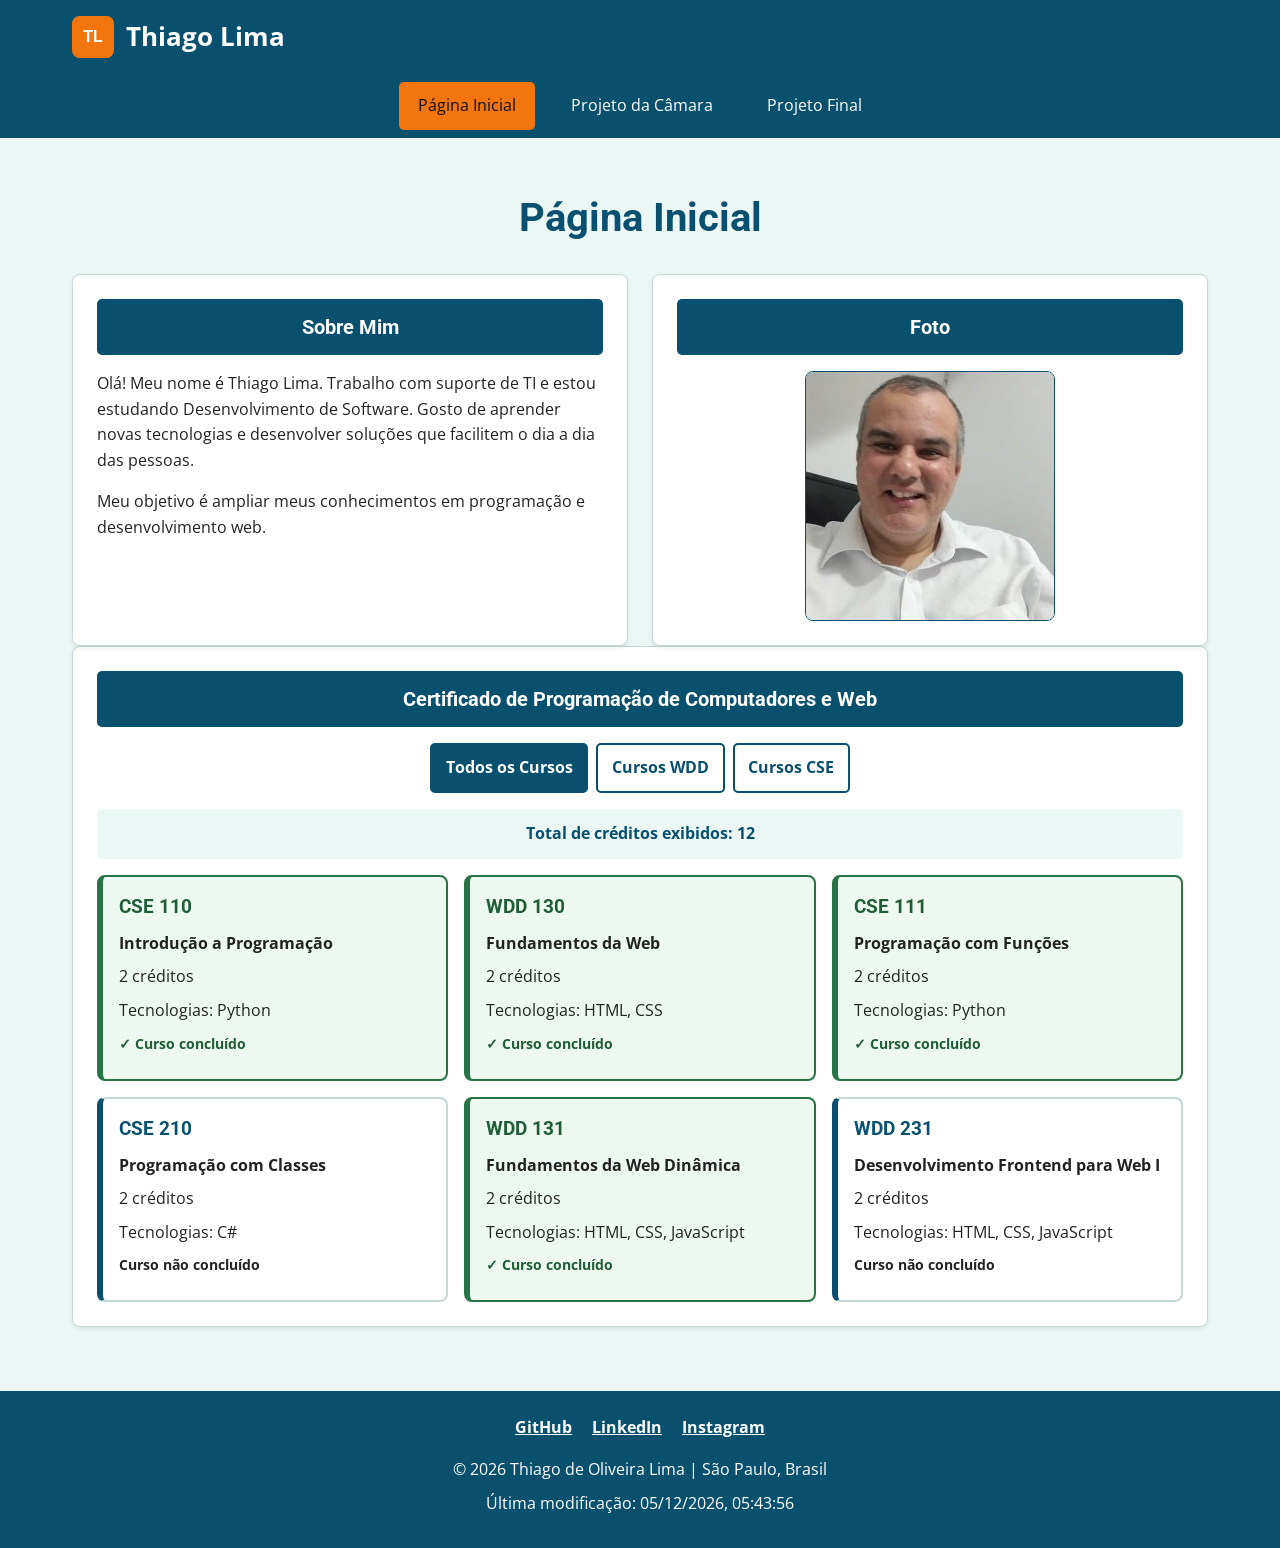
<file: index.html>
<!DOCTYPE html>
<html lang="pt-BR">
    <!--
    1. Adicione a estrutura padrão do documento HTML ao documento.
    2. Adicione os elementos necessários a <head>, incluindo o title, meta description e meta author.
    3. Use HTML semântico para criar a estrutura básica do layout da página.
    Use um elemento header, um nav, um main e um footer.
    4. Adicione o conteúdo conforme mostrado nas capturas de tela de exemplo acima.

    -->

<head>
    <meta charset="UTF-8">
    <meta name="viewport" content="width=device-width, initial-scale=1.0">

    <title>Câmara de Comércio</title>

    <meta name="description" content="Página inicial do portfólio de Thiago Lima para o curso WDD131, contendo meus cursos e projetos da faculdade, um pouco sobre mim e minha familia.">
    
    <meta name="author" content="Thiago de Oliveira Lima">    
    
    <!-- Open Graph - Facebook e redes sociais -->
    <meta property="og:title" content="Câmara de Comércio">    
    <meta property="og:description" content="Conheça a Câmara de Comércio: conectando empresas, empreendedores e oportunidades de negócios.">    
    <meta property="og:image" content="https://thiagodolima.github.io/wdd231/images/camara-comercio.jpg">    
    <meta property="og:url" content="https://thiagodolima.github.io/wdd231/">

    <!-- ícone de favoritos -->
    <link rel="icon" href="imagens/favicon.ico">

    <!-- Conexão antecipada com o Google Fonts 
         Roboto: para os títulos / Open Sans: para os textos e parágrafos.-->
    <link rel="preconnect" href="https://fonts.googleapis.com">
    
    <link rel="preconnect" href="https://fonts.gstatic.com" crossorigin>
    
    <!-- Carrega as fontes escolhidas -->
    <link
        href="https://fonts.googleapis.com/css2?family=Roboto:wght@400;500;700&family=Open+Sans:wght@400;500;700&display=swap"
        rel="stylesheet">

    <link rel="icon" href="images/logo.svg" type="image/svg+xml">
    <link rel="stylesheet" href="estilos/normalize.css">
    <link rel="stylesheet" href="estilos/telas-pequenas.css">
    <link rel="stylesheet" href="estilos/telas-grandes.css">


    <script src="scripts/navegacao.js" defer></script>
    <script src="scripts/data.js" defer></script>
    <script src="scripts/curso.js" defer></script>
</head>

<body>
    <!-- 5. Nesta classe, o limite de tamanho de cada imagem é de 125 kB. -->
    <!-- 6.A tag <header> precisa conter um logotipo do site (usando um arquivo svg) e seu nome renderizado com uma tag <span> e um ícone de hambúrguer em telas pequenas. -->
    <header>
        <div class="cabecalho">
            <a class="marca" href="index.html">
                <img src="imagens/logo.svg" alt="Logotipo do site">
                <span>Thiago Lima</span>
            </a>

            <button id="menu" class="botao-menu" type="button" aria-label="Abrir menu de navegação"
                aria-expanded="false" aria-controls="menuLinks">
                ☰
            </button>
        </div>
        <!-- 7.O menu de navegação responsivo <nav> contém três links: -->
        <nav id="menuLinks" class="navegacao">
            <a href="index.html" class="ativo">Página Inicial</a>
            <!-- Projeto da Câmara – terá um link para o projeto do site da câmara de comércio (semana 02). -->
            <a href="https://github.com/ThiagoDOLima/">Projeto da Câmara</a>
            <!-- 7. Projeto Final – terá link para o projeto final (semana 06). -->
            <a href="https://github.com/ThiagoDOLima/">Projeto Final</a>
        </nav>
    </header>

    <!--
    8. O elemento <main> contém o seguinte:
    Página Inicial renderizada com uma tag <h1>.
    Três tags <section> com títulos <h2>, conforme mostrado nas capturas de tela de exemplo acima.
    -->

    <main>
        <h1>Página Inicial</h1>

        <div class="conteudo">
            <section class="card sobre">
                <h2>Sobre Mim</h2>

                <p>
                    Olá! Meu nome é Thiago Lima. Trabalho com suporte
                    de TI e estou estudando Desenvolvimento de Software.
                    Gosto de aprender novas tecnologias e desenvolver
                    soluções que facilitem o dia a dia das pessoas.
                </p>

                <p>
                    Meu objetivo é ampliar meus conhecimentos em
                    programação e desenvolvimento web.
                </p>
            </section>

            <section class="card projetos">
                <h2>Foto</h2>

                <img class="card-foto" src="imagens/minha-imagem.jpeg" alt="Thiago Lima">

                
            </section>

            <!-- Copie este array de objetos do curso em um arquivo 
             JavaScript: Array de Lista de Cursos 
            -->
        </div>

        <section class="card cursos" id="certificados">
            <h2>Certificado de Programação de Computadores e Web</h2>
         
            <div class="filtros-cursos">
                <button type="button" class="filtro ativo" data-filtro="TODOS" aria-pressed="true">
                    Todos os Cursos
                </button>
        
                <button type="button" class="filtro" data-filtro="WDD" aria-pressed="false">
                    Cursos WDD
                </button>
        
                <button type="button" class="filtro" data-filtro="CSE" aria-pressed="false">
                    Cursos CSE
                </button>
            </div>
        
            <p id="total-creditos" aria-live="polite">
                Total de créditos: 0
            </p>
        
            <div id="lista-cursos" class="lista-cursos">
                <!-- Os cartões serão criados pelo JavaScript -->
            </div>
        </section>
    </main>
    <!-- 
    9. O elemento <footer> tem três itens.
    -->

    <footer>
        <!--
        
        1. O primeiro item é uma série de links de mídia social, 
        incluindo GitHub e LinkedIn, mais um ou dois da sua escolha. 
        Esses ícones devem estar vinculados ao seu repositório do GitHub e à sua conta do LinkedIn.
        
        -->
        <div class="redes-sociais">
            <a href="https://github.com/ThiagoDOLima" target="_blank" rel="noopener noreferrer" aria-label="GitHub">
                GitHub
            </a>

            <a href="https://www.linkedin.com/in/thiagooliveiralima/" target="_blank" rel="noopener noreferrer" aria-label="LinkedIn">
                LinkedIn
            </a>

            <a href="https://www.instagram.com/" target="_blank" rel="noopener noreferrer" aria-label="Instagram">
                Instagram
            </a>
        </div>

        <!--
        A próxima linha contém o seguinte:
        o símbolo de direitos autorais e o ano atual, escritos dinamicamente usando JavaScript
        seu nome / seu estado ou país        
        -->

        <p>
            &copy; <span id="anoAtual"></span>
            Thiago de Oliveira Lima |
            São Paulo, Brasil
        </p>

        <!--
        O segundo parágrafo tem um id de "ultimaModificacao" 
        e será preenchido dinamicamente, com código JavaScript.
        -->

        <p id="ultimaModificacao"></p>
    </footer>
</body>

</html>
</file>
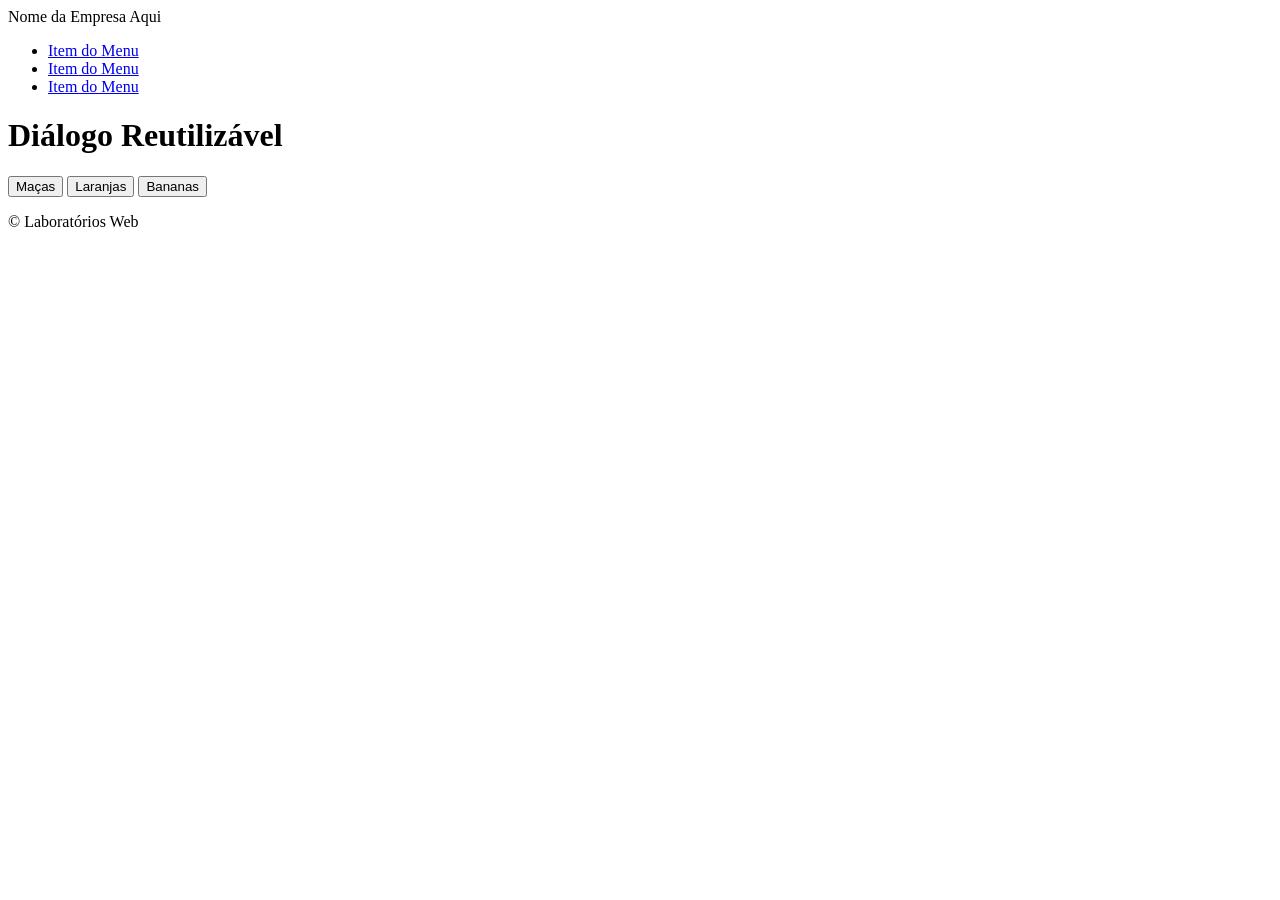
<file: arquivosIniciais/arquivosIniciais/arquivosIniciais/index.html>
<!DOCTYPE html>
<html lang="pt-br">

<head>
  <meta charset="UTF-8">
  <meta name="viewport" content="width=device-width, initial-scale=1.0">
  <meta name="description" content="Arquivo Inicial do Laboratório Web">
  <meta name="author" content="Paul Cheney">

  <link rel="stylesheet" href="estilos/pequeno.css">
  <link rel="stylesheet" href="estilos/grande.css">

  <title>Arquivo inicial do laboratório Web</title>
</head>

<body>
  <header>
    <span>Nome da Empresa Aqui</span>
  </header>

  <nav>
    <ul>
      <li><a href="#">Item do Menu</a></li>
      <li><a href="#">Item do Menu</a></li>
      <li><a href="#">Item do Menu</a></li>
    </ul>
  </nav>

  <main>
    <h1>Diálogo Reutilizável</h1>
    <button id="btnAbrir1">Maças</button>
    <button id="btnAbrir2">Laranjas</button>
    <button id="btnAbrir3">Bananas</button>
    <dialog id="caixaDialogo">
      <div></div>
      <button id="btnFechar">Fechar</button>
      
    </dialog>


  </main>

  <footer>
    <p>&copy; Laboratórios Web</p>
  </footer>

  <script src="js/scripts.js"></script>
</body>

</html>
</file>
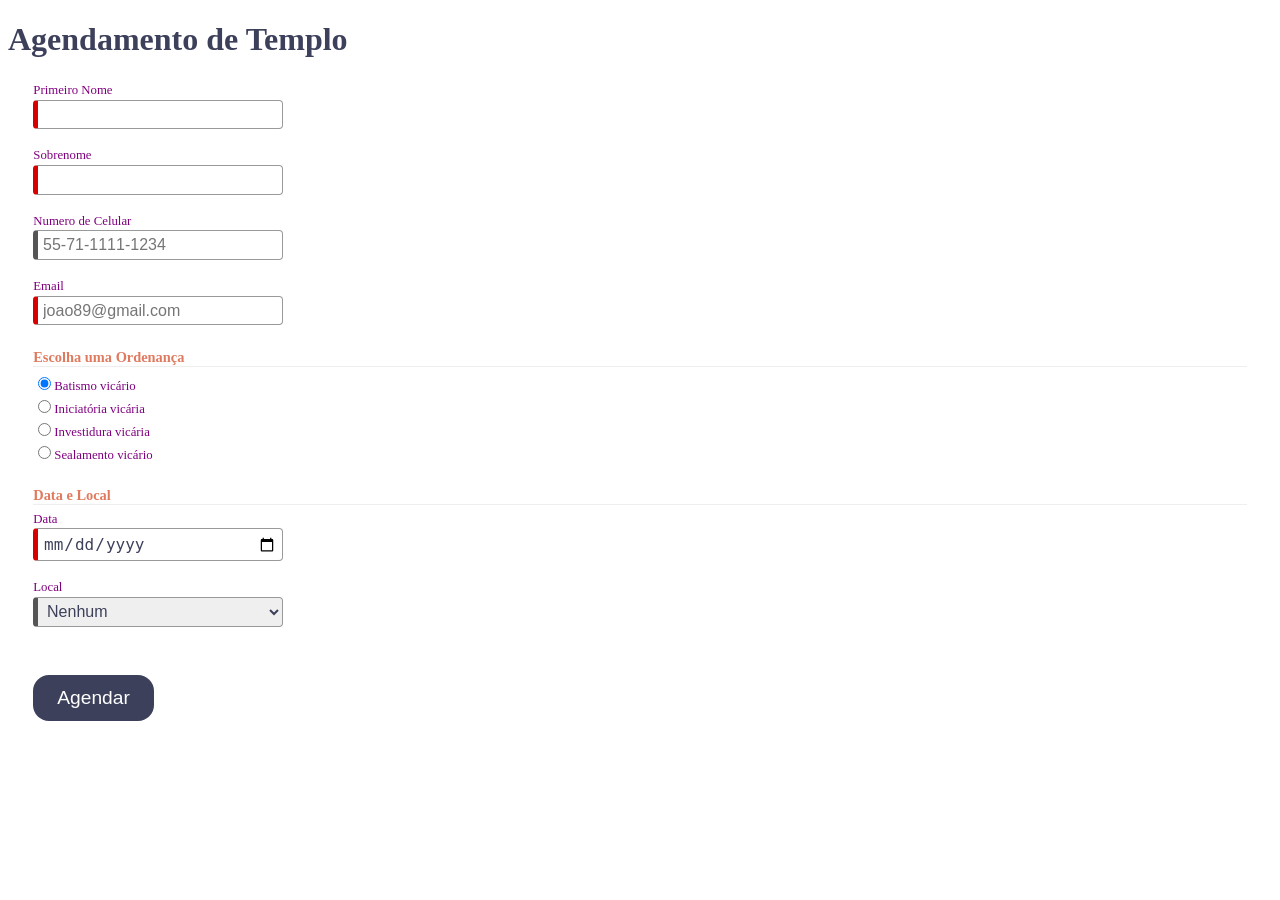
<file: comeceAqui/comeceAqui/comeceAqui/index.html>
<!DOCTYPE html>
<html lang="pt-br">

<head>
  <meta charset="UTF-8">
  <meta name="viewport" content="width=device-width, initial-scale=1.0">
  <meta name="description" content="Arquivo inicial do Web Lababóritorio">
  <meta name="author" content="Paul Cheney">

  <link rel="stylesheet" href="estilos/pequeno.css">
  <link rel="stylesheet" href="estilos/grande.css">

  <title>Arquivo inicial do Web Laboratório</title>
</head>

<body>

  <main>
    <h1>Agendamento de Templo</h1>

    <form method="GET" action="obrigado.html" class="designUm">
        <label>Primeiro Nome <input type="text" name="primeiro" required autocomplete="given-name" title="Seu Primeiro Nome"></label>
        <label>Sobrenome <input type="text" name="sobrenome" required autocomplete="family-name" title="Seu Sobrenome"></label>
        <label>Numero de Celular <input type="tel" name="celular" autocomplete="tel" title="Um Número de Telefone com traços" placeholder="55-71-1111-1234" ></label>
        <label>Email <input type="email" name="email" required placeholder="joao89@gmail.com"  title="Seu Email" autocomplete="email"></label>
  

        <h3>Escolha uma Ordenança</h3>
        <label><input type="radio" name="ordenancas" value="Batismo" checked>Batismo vicário</label>
        <label><input type="radio" name="ordenancas" value="Iniciatória">Iniciatória vicária</label>
        <label><input type="radio" name="ordenancas" value="Investidura">Investidura vicária</label>
        <label><input type="radio" name="ordenancas" value="Sealamento">Sealamento vicário</label>

        
        <h3>Data e Local</h3>
        <label>Data <input type="date" name="data" required></label>

        <label>Local
          <select name="local" required>
            <option value="">Nenhum</option>
            <option value="Payson">Payson</option>
            <option value="Orem">Orem</option>
            <option value="Centro da Cidade do Provo ">Centro da Cidade do Provo</option>
          </select>
        </label>

        <input type="submit" value="Agendar">
    </form>

    
  </main>

</body>
</html>
</file>
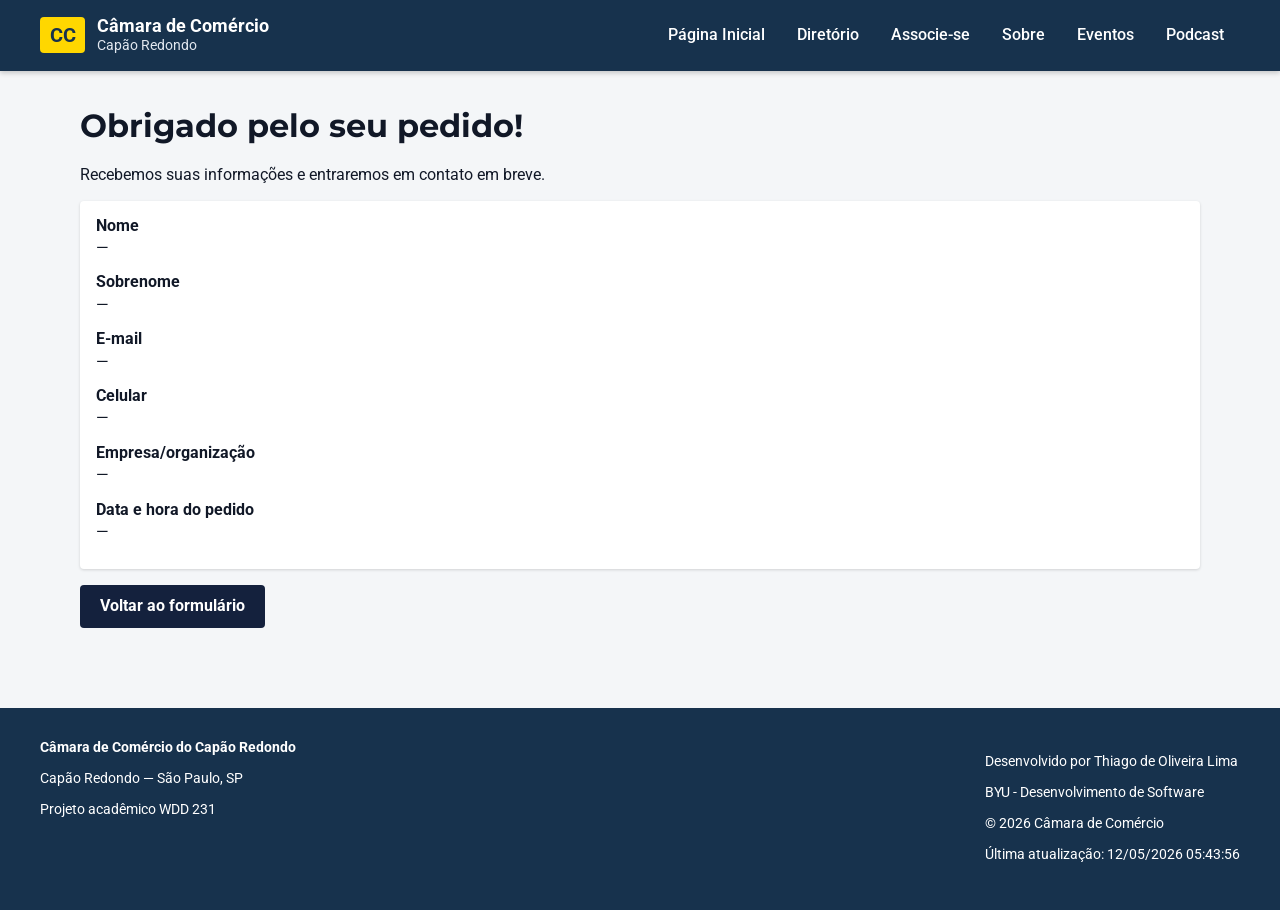
<file: camara/agradecimento.html>
<!DOCTYPE html>
<html lang="pt-BR">

<head>
    <meta charset="UTF-8">
    <meta name="viewport" content="width=device-width, initial-scale=1.0">

    <meta name="description"
        content="Peça sua associação à Câmara de Comércio do Capão Redondo e escolha o nível ideal para sua empresa.">
    <meta name="author" content="Thiago de Oliveira Lima">

    <title>Obrigado | Câmara de Comércio do Capão Redondo</title>

    <!-- Open Graph - Facebook e redes sociais -->
    <meta property="og:type" content="website">
    <meta property="og:title" content="Obrigado | Câmara de Comércio do Capão Redondo">
    <meta property="og:description"
        content="Peça sua associação à Câmara de Comércio do Capão Redondo e escolha o nível ideal para sua empresa.">
    <meta property="og:url" content="https://thiagodolima.github.io/wdd231/camara/agradecimento.html">
    <meta property="og:image" content="https://thiagodolima.github.io/wdd231/camara/imagens/hero-desktop.jpg">
    <meta property="og:image:alt" content="Vista do bairro do Capão Redondo, São Paulo.">

    <!-- GOOGLE FONTS -->
    <link rel="preconnect" href="https://fonts.googleapis.com">
    <link rel="preconnect" href="https://fonts.gstatic.com" crossorigin>
    <link
        href="https://fonts.googleapis.com/css2?family=Montserrat:wght@500;700&family=Roboto:wght@400;500;700&display=swap"
        rel="stylesheet">

    <!-- ARQUIVOS CSS LOCAIS -->
    <link rel="icon" href="imagens/favicon.ico">
    <link rel="stylesheet" href="estilos/normalize.css">
    <link rel="stylesheet" href="estilos/telas-pequenas.css">
    <link rel="stylesheet" href="estilos/telas-grandes.css">
    

    <script src="scripts/agradecimento.js" defer></script>
</head>

<body>
    <header>
        <div class="cabecalho">
            <a class="marca" href="index.html">
                <span class="marca-simbolo">CC</span>
                <span class="marca-texto">
                    <strong>Câmara de Comércio</strong>
                    <small>Capão Redondo</small>
                </span>
            </a>

            <button id="botao-menu" aria-label="Abrir menu de navegação" aria-expanded="false"
                aria-controls="menu-principal">
                ☰
            </button>

            <nav id="menu-principal" aria-label="Menu principal">
                <a href="index.html">Página Inicial</a>
                <a href="diretorio.html">Diretório</a>
                <a href="associacao.html">Associe-se</a>
                <a href="sobre.html">Sobre</a>
                <a href="eventos.html">Eventos</a>
                <a href="podcast.html">Podcast</a>
            </nav>
        </div>
    </header>

    <main class="pagina-agradecimento">
        <h1>Obrigado pelo seu pedido!</h1>
        <p>Recebemos suas informações e entraremos em contato em breve.</p>
        <dl id="resumo" class="resumo"></dl>
        <p><a class="botao-voltar" href="associacao.html">Voltar ao formulário</a></p>
    </main>

    <footer>
        <div class="rodape-conteudo">
            <div>
                <strong>Câmara de Comércio do Capão Redondo</strong>
                <p>Capão Redondo — São Paulo, SP</p>
                <p>Projeto acadêmico WDD 231</p>
            </div>

            <div>
                <p>Desenvolvido por Thiago de Oliveira Lima</p>
                <p>BYU - Desenvolvimento de Software</p>
                <p>© <span id="ano-atual"></span> Câmara de Comércio</p>
                <p>Última atualização: <span id="ultima-atualizacao"></span></p>
            </div>
        </div>
    </footer>
</body>

</html>
</file>
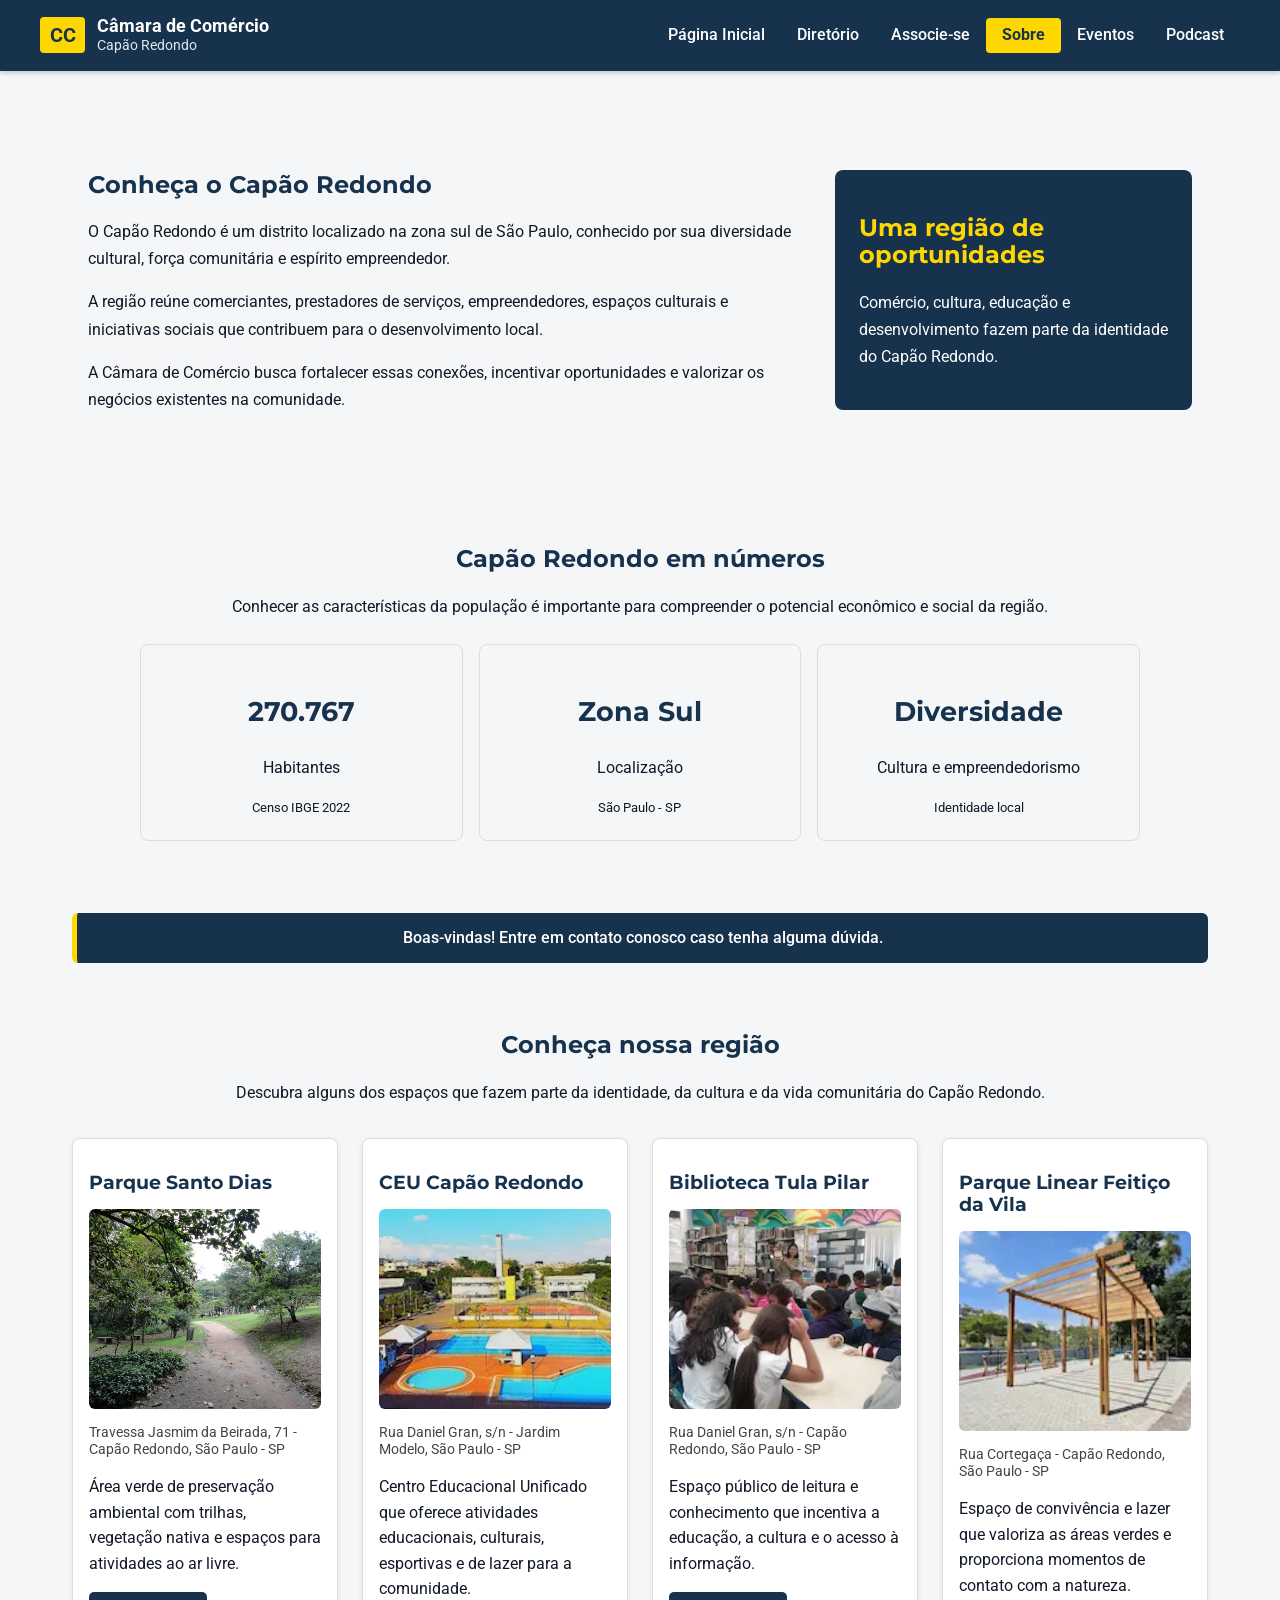
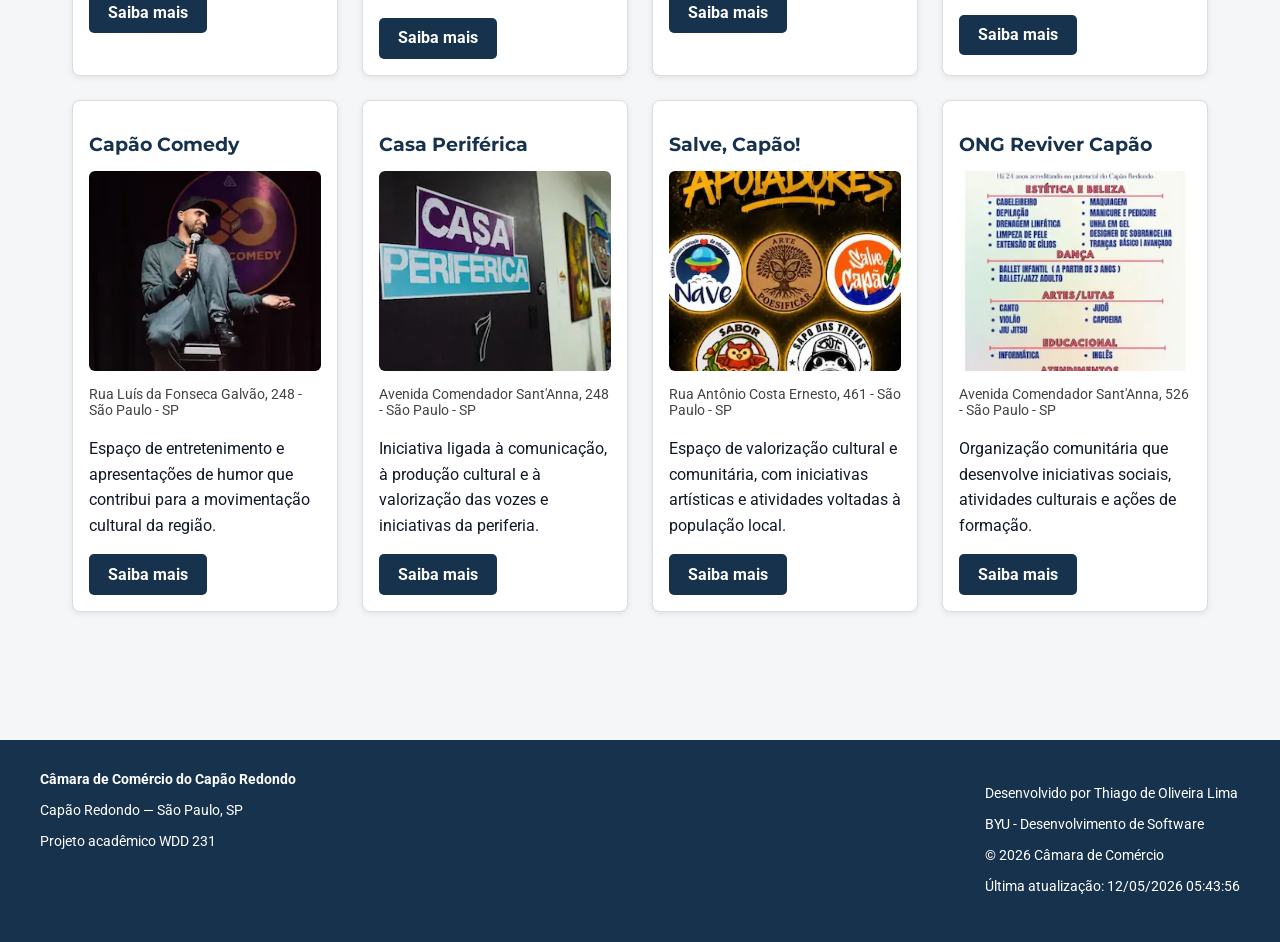
<file: camara/sobre.html>
<!DOCTYPE html>
<html lang="pt-BR">

<head>
    <meta charset="UTF-8">
    <meta name="viewport" content="width=device-width, initial-scale=1.0">

    <meta name="description"
        content="Conheça o Capão Redondo, sua população, cultura, espaços de lazer e oportunidades de desenvolvimento econômico.">

    <meta name="author" content="Thiago de Oliveira Lima">

    <!-- Imagem de compartilhamento -->
    <meta property="og:type" content="website">
    <meta property="og:title" content="Sobre | Câmara de Comércio do Capão Redondo">
    <meta property="og:description" content="Descubra os espaços, a cultura e as oportunidades do Capão Redondo.">
    <meta property="og:url" content="https://thiagodolima.github.io/wdd231/camara/sobre.html">
    <meta property="og:image" content="https://thiagodolima.github.io/wdd231/camara/imagens/hero-desktop.jpg">

    <link rel="canonical" href="https://thiagodolima.github.io/wdd231/camara/sobre.html">

    <title>Sobre | Câmara de Comércio do Capão Redondo</title>

    <link rel="icon" href="imagens/favicon.ico">

    <!-- Google Fonts -->
    <link rel="preconnect" href="https://fonts.googleapis.com">
    <link rel="preconnect" href="https://fonts.gstatic.com" crossorigin>
    <link
        href="https://fonts.googleapis.com/css2?family=Montserrat:wght@500;700&family=Roboto:wght@400;500;700&display=swap"
        rel="stylesheet">

    <!-- Arquivos CSS -->
    <link rel="stylesheet" href="estilos/normalize.css">
    <link rel="stylesheet" href="estilos/telas-pequenas.css">
    <link rel="stylesheet" href="estilos/telas-grandes.css">

    <!-- Script da página Sobre -->
    <script src="scripts/sobre.js" type="module"></script>
</head>

<body>

    <header>
        <div class="cabecalho">

            <a class="marca" href="index.html">
                <span class="marca-simbolo">CC</span>
                <span class="marca-texto">
                    <strong>Câmara de Comércio</strong>
                    <small>Capão Redondo</small>
                </span>
            </a>

            <button id="botao-menu" aria-label="Abrir menu de navegação" aria-expanded="false"
                aria-controls="menu-principal">
                ☰
            </button>

            <nav id="menu-principal" aria-label="Menu principal">
                <a href="index.html">Página Inicial</a>
                <a href="diretorio.html">Diretório</a>
                <a href="associacao.html">Associe-se</a>
                <a href="sobre.html" class="ativo" aria-current="page">Sobre</a>
                <a href="eventos.html">Eventos</a>
                <a href="podcast.html">Podcast</a>
            </nav>

        </div>
    </header>

    <main>

        <!-- Apresentação da região -->
        <section class="sobre-introducao">

            <div class="sobre-conteudo">
                <h1>Conheça o Capão Redondo</h1>

                <p>
                    O Capão Redondo é um distrito localizado na zona sul
                    de São Paulo, conhecido por sua diversidade cultural,
                    força comunitária e espírito empreendedor.
                </p>

                <p>
                    A região reúne comerciantes, prestadores de serviços,
                    empreendedores, espaços culturais e iniciativas
                    sociais que contribuem para o desenvolvimento local.
                </p>

                <p>
                    A Câmara de Comércio busca fortalecer essas conexões,
                    incentivar oportunidades e valorizar os negócios
                    existentes na comunidade.
                </p>
            </div>

            <div class="sobre-destaque">
                <h2>Uma região de oportunidades</h2>
                <p>
                    Comércio, cultura, educação e desenvolvimento
                    fazem parte da identidade do Capão Redondo.
                </p>
            </div>

        </section>

        <!-- Informações demográficas -->
        <section class="dados-regiao">

            <h2>Capão Redondo em números</h2>

            <p>
                Conhecer as características da população é importante
                para compreender o potencial econômico e social da região.
            </p>

            <div class="dados-cartoes">

                <article class="dado-card">
                    <h3>270.767</h3>
                    <p>Habitantes</p>
                    <small>Censo IBGE 2022</small>
                </article>

                <article class="dado-card">
                    <h3>Zona Sul</h3>
                    <p>Localização</p>
                    <small>São Paulo - SP</small>
                </article>

                <article class="dado-card">
                    <h3>Diversidade</h3>
                    <p>Cultura e empreendedorismo</p>
                    <small>Identidade local</small>
                </article>

            </div>

        </section>

        <!-- Mensagem da última visita -->
        <section class="mensagem-visita">
            <p id="mensagem-visitante" aria-live="polite">
                Bem-vindo à Câmara de Comércio do Capão Redondo!
            </p>
        </section>

        <!-- Pontos de interesse -->
        <section class="pontos-interesse">

            <h2>Conheça nossa região</h2>

            <p class="interesse-introducao">
                Descubra alguns dos espaços que fazem parte da
                identidade, da cultura e da vida comunitária
                do Capão Redondo.
            </p>

            <div id="lista-atracoes" class="grade-atracoes">
                <!-- Os oito cartões serão inseridos pelo JavaScript -->
            </div>

        </section>

    </main>

    <footer>
        <div class="rodape-conteudo">

            <div>
                <strong>Câmara de Comércio do Capão Redondo</strong>
                <p>Capão Redondo — São Paulo, SP</p>
                <p>Projeto acadêmico WDD 231</p>
            </div>

            <div>
                <p>Desenvolvido por Thiago de Oliveira Lima</p>
                <p>BYU - Desenvolvimento de Software</p>
                <p>© <span id="ano-atual"></span> Câmara de Comércio</p>
                <p>Última atualização: <span id="ultima-atualizacao"></span></p>
            </div>

        </div>
    </footer>

</body>

</html>
</file>
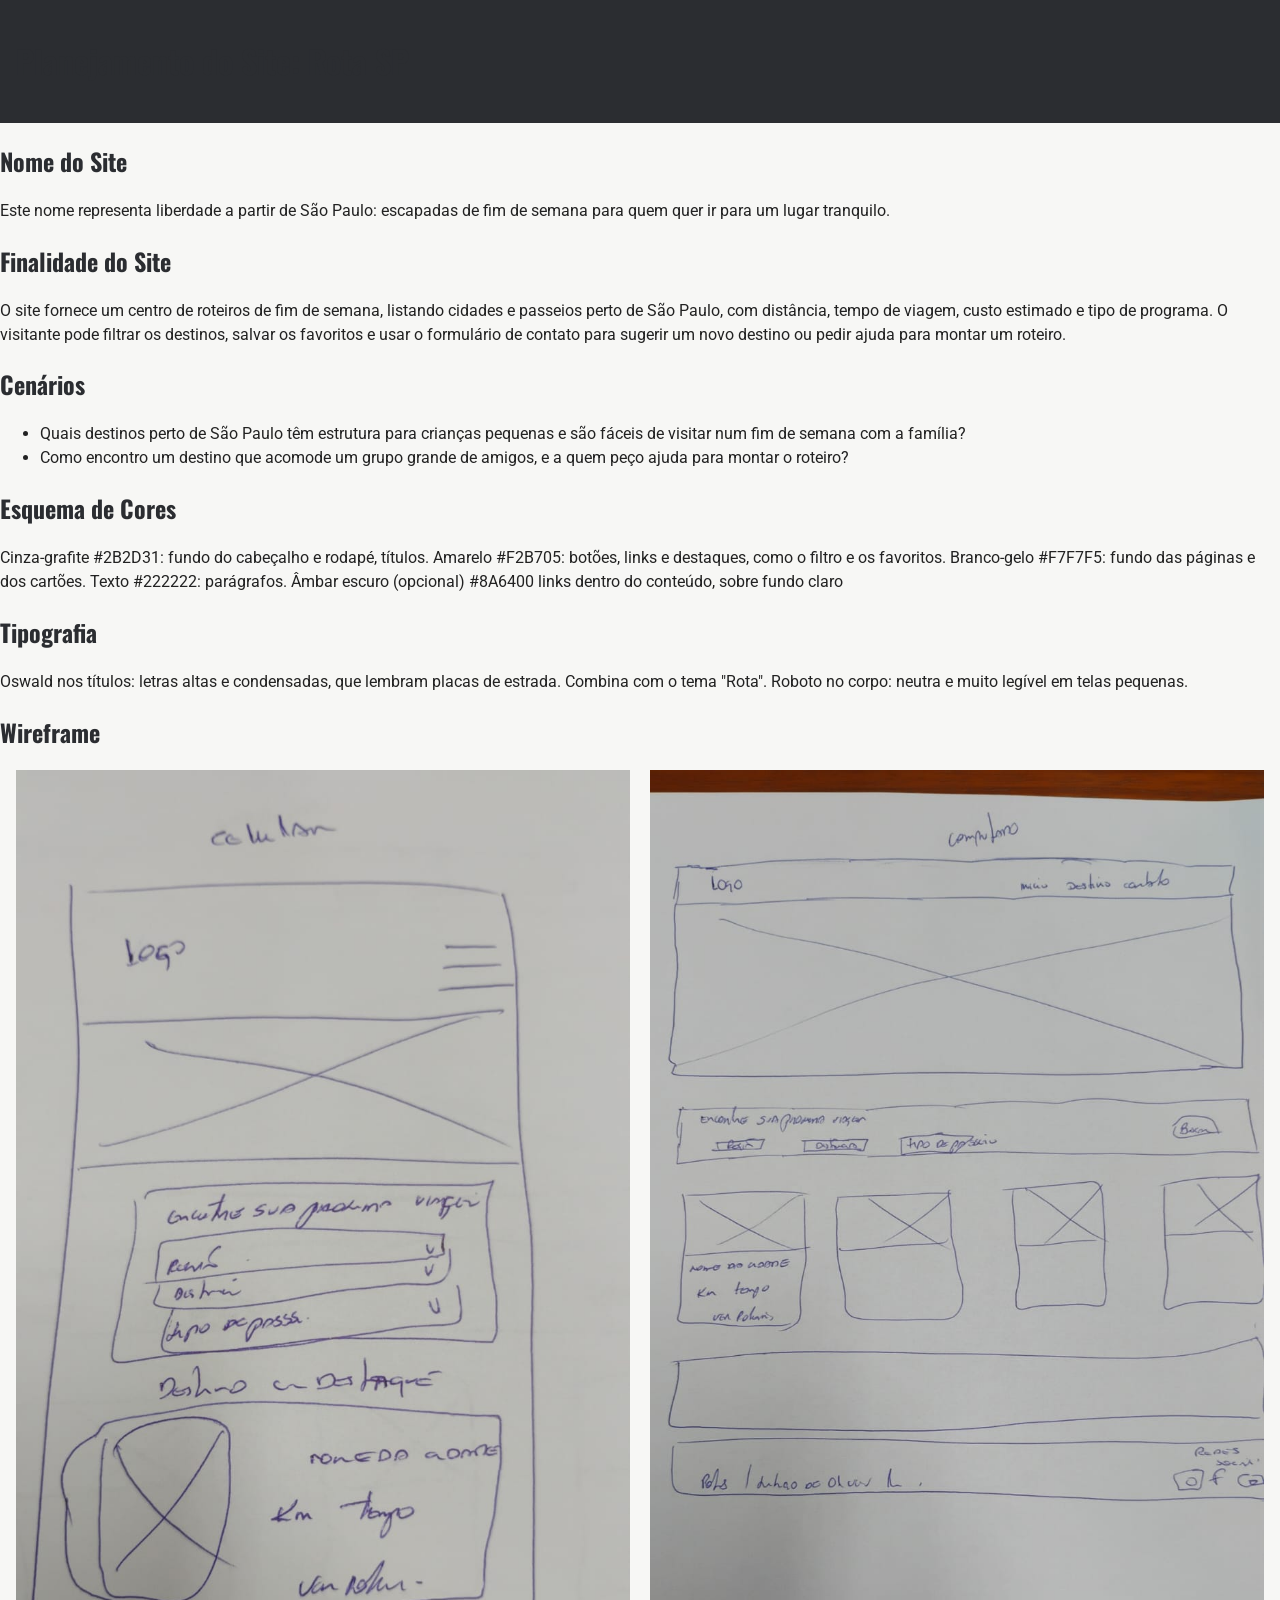
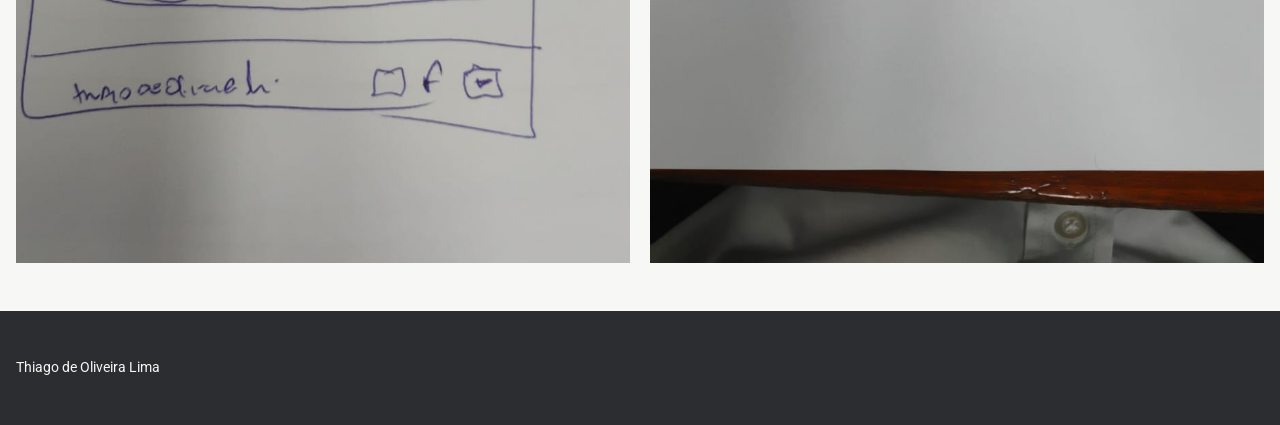
<file: final/S04ProjetoProposta.html>
<!--Nome: Thiago de Oliveira Lima

1. Assunto do projeto
Rota SP: guia de escapadas de fim de semana a partir de São Paulo.

2. Conteúdo planejado
O site terá três páginas. 

A página inicial apresenta o projeto e destaca os roteiros do mês. 

A página de destinos lista cidades e passeios num formato de cartões, com distância de São Paulo, tempo de viagem, custo estimado e tipo de programa (natureza, história, gastronomia). O visitante poderá filtrar os destinos e salvar os favoritos. 

A terceira página é um formulário de contato, para o visitante sugerir novos destinos ou pedir ajuda para montar um roteiro.

3. Por que escolhi este assunto

Escolhi este assunto porque adoro viajar e aprender coisas novas, e moro em São Paulo, onde existem muitas opções de passeios perto da capital que a maioria das pessoas desconhece. Quero criar uma referência simples e organizada, que ajude famílias e amigos a planejar um fim de semana sem gastar horas pesquisando.
-->

<!DOCTYPE html>
<html lang="pt-BR">

<head>
    <meta charset="UTF-8">
    <meta name="viewport" content="width=device-width, initial-scale=1.0">
    <title>Planejamento do Site - Rota SP</title>
    <link rel="stylesheet" href="estilos/normal.css">
    <link rel="stylesheet" href="estilos/telas-pequenas.css">
    <link rel="stylesheet" href="estilos/telas-grandes.css">

    <link rel="preconnect" href="https://fonts.googleapis.com">
    <link rel="preconnect" href="https://fonts.gstatic.com" crossorigin>
    <link href="https://fonts.googleapis.com/css2?family=Oswald:wght@500;700&family=Roboto:wght@400;700&display=swap"
        rel="stylesheet">
</head>

<body>
    <header>
        <h1>Planejamento do Site: Rota SP</h1>
    </header>
    <main>
        <section id="nome">
            <h2>Nome do Site </h2>
            <p>Este nome representa liberdade a partir de São Paulo: escapadas de fim de semana para quem quer ir para
                um lugar
                tranquilo.</p>
        </section>
        <section id="finalidade">
            <h2>Finalidade do Site</h2>
            <p>O site fornece um centro de roteiros de fim de semana, listando cidades e passeios perto de São Paulo,
                com distância,
                tempo de viagem, custo estimado e tipo de programa. O visitante pode filtrar os destinos, salvar os
                favoritos e usar o
                formulário de contato para sugerir um novo destino ou pedir ajuda para montar um roteiro.</p>
        </section>
        <section id="cenarios">
            <h2>Cenários</h2>
            <ul>
                <li>Quais destinos perto de São Paulo têm estrutura para crianças pequenas e são fáceis de visitar num
                    fim de semana com a
                    família?</li>
                <li>Como encontro um destino que acomode um grupo grande de amigos, e a quem peço ajuda para montar o
                    roteiro?</li>
            </ul>
        </section>
        <section id="cores">
            <h2>Esquema de Cores</h2>
            <!-- amostras de cor + onde cada uma será usada -->
            Cinza-grafite #2B2D31: fundo do cabeçalho e rodapé, títulos.
            Amarelo #F2B705: botões, links e destaques, como o filtro e os favoritos.
            Branco-gelo #F7F7F5: fundo das páginas e dos cartões.
            Texto #222222: parágrafos.
            Âmbar escuro (opcional) #8A6400 links dentro do conteúdo, sobre fundo claro
        </section>
        <section id="tipografia">
            <h2>Tipografia</h2>
            Oswald nos títulos: letras altas e condensadas, que lembram placas de estrada. Combina com o tema "Rota".
            Roboto no corpo: neutra e muito legível em telas pequenas.
        </section>
        <section id="wireframe">
            <h2>Wireframe</h2>
            <!-- <img> do esboço pequeno e do grande, com alt -->
            <div class="wireframeimagem">
                <img src="imagens/Celular.jpeg">
                <img src="imagens/Computador.jpeg">
            </div>

        </section>
    </main>
    <footer>
        <p>Thiago de Oliveira Lima</p>
    </footer>
</body>

</html>
</file>
<file: estilos/telas-pequenas.css>
/* Estilos para telas pequenas */

:root {
    --cor-principal: #08506d;
    --cor-destaque: #f3750e;
    --cor-fundo: #eaf7f5;
    --cor-texto: #222222;
    --cor-branca: #ffffff;
}

body {
    font-family: "Open Sans", Arial, sans-serif;
    color: var(--cor-texto);
    background-color: var(--cor-fundo);
    line-height: 1.6;
    min-width: 320px;
}

header {
    background-color: var(--cor-principal);
    color: var(--cor-branca);
}

.cabecalho {
    display: flex;
    align-items: center;
    justify-content: space-between;
    gap: 1rem;
    padding: 1rem;
}

.marca {
    display: flex;
    align-items: center;
    gap: 0.75rem;
    text-decoration: none;
    font-size: 1.25rem;
    font-weight: bold;
}

.marca img {
    width: 42px;
    height: 42px;
}

.botao-menu {
    display: block;
    background: transparent;
    color: var(--cor-branca);
    border: 2px solid var(--cor-branca);
    border-radius: 5px;
    padding: 0.25rem 0.7rem;
    font-size: 1.6rem;
    cursor: pointer;
}

.botao-menu:hover,
.botao-menu:focus-visible {
    background-color: var(--cor-destaque);
}

.navegacao {
    display: none;
    flex-direction: column;
}

.navegacao.aberta {
    display: flex;
}

.navegacao a {
    display: block;
    padding: 0.85rem 1rem;
    text-align: center;
    text-decoration: none;
    color: var(--cor-branca);
    border-top: 1px solid rgba(255, 255, 255, 0.2);
}

.navegacao a:hover,
.navegacao a:focus-visible,
.navegacao a.ativo {
    background-color: var(--cor-destaque);
    color: #111111;
}

main {
    max-width: 1200px;
    margin: 0 auto;
    padding: 1rem;
}

h1 {
    color: var(--cor-principal);
    text-align: center;
    font-size: 1.8rem;
    margin: 1rem 0 1.5rem;
    font-family: "Roboto", Arial, sans-serif;
}

h2 {
    background-color: var(--cor-principal);
    color: var(--cor-branca);
    padding: 0.75rem;
    margin: 0 0 1rem;
    font-size: 1.25rem;
    border-radius: 5px;
    font-family: "Roboto", Arial, sans-serif;
    text-align: center;
}

h3 {
    color: var(--cor-principal);
    font-family: "Roboto", Arial, sans-serif;
}

.conteudo {
    display: grid;
    grid-template-columns: 1fr;
    gap: 1rem;
}

.card {
    background-color: var(--cor-branca);
    border: 1px solid #c5d8d8;
    border-radius: 8px;
    padding: 1rem;
    box-shadow: 0 2px 5px rgba(0, 0, 0, 0.08);
    min-width: 0;
}

.card p {
    margin-top: 0.5rem;
}

.card a {
    color: #064f70;
    font-weight: bold;
}

.card a:hover,
.card a:focus-visible {
    color: #a74400;
}

.card li {
    margin-bottom: 0.4rem;
}

.card-foto{
    border-radius: 8px;
    border: 1px solid #064f70;
    display: block;
    margin: 0 auto;
        /* Zera a margem em cima/baixo e centraliza nas laterais */
    width: 250px;
        /* Altere para o tamanho que desejar em pixels */
    height: auto;
        /* Mantém a proporção original para não distorcer */

}

footer {
    background-color: var(--cor-principal);
    color: var(--cor-branca);
    text-align: center;
    padding: 1.5rem 1rem;
    margin-top: 2rem;
}

.redes-sociais {
    display: flex;
    flex-wrap: wrap;
    justify-content: center;
    gap: 1.25rem;
    margin-bottom: 1rem;
}

.redes-sociais a {
    color: var(--cor-branca);
    font-weight: bold;
}

.redes-sociais a:hover,
.redes-sociais a:focus-visible {
    color: #ffcf9e;
}

footer p {
    margin: 0.5rem 0;
    overflow-wrap: anywhere;
}

:focus-visible {
    outline: 3px solid var(--cor-destaque);
    outline-offset: 3px;
}

/* Seção de certificados e cursos */

.filtros-cursos {
    display: flex;
    flex-wrap: wrap;
    justify-content: center;
    gap: 0.5rem;
    margin: 1rem 0;
}

.filtro {
    padding: 0.65rem 0.85rem;
    border: 2px solid #08506d;
    border-radius: 5px;
    background-color: #ffffff;
    color: #08506d;
    font-weight: bold;
    cursor: pointer;
}

.filtro:hover,
.filtro:focus-visible {
    background-color: #eaf7f5;
}

.filtro.ativo {
    background-color: #08506d;
    color: #ffffff;
}

.lista-cursos {
    display: grid;
    grid-template-columns: 1fr;
    gap: 1rem;
    margin-top: 1rem;
}

.cartao-curso {
    min-width: 0;
    padding: 1rem;
    border: 2px solid #c5d8d8;
    border-left: 6px solid #08506d;
    border-radius: 8px;
    background-color: #ffffff;
    overflow-wrap: anywhere;
}

.cartao-curso h3 {
    margin-top: 0;
    margin-bottom: 0.5rem;
    color: #08506d;
}

.cartao-curso p {
    margin: 0.5rem 0;
}

.cartao-curso .nome-curso {
    font-weight: bold;
}

.cartao-curso.concluido {
    border-color: #287447;
    border-left-color: #287447;
    background-color: #edf8f0;
}

.cartao-curso.concluido h3 {
    color: #205d37;
}

.status-curso {
    font-weight: bold;
    font-size: 0.9rem;
}

.cartao-curso.concluido .status-curso {
    color: #205d37;
}

#total-creditos {
    padding: 0.75rem;
    border-radius: 5px;
    background-color: #eaf7f5;
    color: #08506d;
    font-weight: bold;
    text-align: center;
}
</file>
<file: estilos/telas-grandes.css>
/* Estilos para telas grandes */

@media screen and (min-width: 700px) {
    .cabecalho {
        max-width: 1200px;
        margin: 0 auto;
        padding: 1rem 2rem;
    }

    .marca {
        font-size: 1.6rem;
    }

    .botao-menu {
        display: none;
    }

    .navegacao {
        display: flex;
        flex-direction: row;
        justify-content: center;
        gap: 1rem;
        padding: 0.5rem 1rem;
    }

    .navegacao a {
        border-top: none;
        border-radius: 5px;
        padding: 0.7rem 1.2rem;
    }

    main {
        padding: 2rem;
    }

    h1 {
        font-size: 2.2rem;
    }

    .conteudo {
        grid-template-columns: repeat(2, minmax(0, 1fr));
        gap: 1.5rem;
        align-items: stretch;
    }

    .sobre {
        grid-column: 1 / -1;
    }

    .card {
        padding: 1.5rem;
    }
}

@media screen and (min-width: 1000px) {
    .conteudo {
        grid-template-columns: repeat(2, minmax(0, 1fr));
    }

    .sobre {
        grid-column: auto;
    }

    h1 {
        font-size: 2.5rem;
    }
        lista-cursos {
            grid-template-columns: repeat(2, minmax(0, 1fr));
        }
}

@media screen and (min-width: 1000px) {
    .lista-cursos {
        grid-template-columns: repeat(3, minmax(0, 1fr));
    }
}
</file>
<file: arquivosIniciais/arquivosIniciais/arquivosIniciais/estilos/pequeno.css>
* {
  box-sizing: border-box;
}

/* */

#btnAbrir {
  background-color: aqua;
}

#caixaDiaglogo {

  background-color: lavender;
}

#btnFechar {
  background-color: violet;
}

/* Cor por traz do fundo*/
::backdrop {
  background-color: rgba(255,128,0,0.5);
}
</file>
<file: arquivosIniciais/arquivosIniciais/arquivosIniciais/estilos/grande.css>
@media only screen and (min-width: 38rem) {


} /*fim do consultas da mídia*/
</file>
<file: comeceAqui/comeceAqui/comeceAqui/estilos/pequeno.css>
* {
  box-sizing: border-box;
}
html {
  -webkit-text-size-adjust: 100%;
  -ms-text-size-adjust: 100%;
}

h1 {
  color: #3d405b;
}

form {
  margin: 1rem 2%;

  label {
    display: block;
    font-size: 0.8rem;
    color: purple;
    padding-top: 0.2rem;
  }
  h3 {
    font-size: 0.9rem;
    color: #e07a5f;
    margin: 1.5rem 0 0.2rem 0;
    border-bottom: 1px solid #eee;
  }

  input[type="text"],
  input[type="tel"],
  input[type="date"],
  input[type="email"],
  select {
    display: block;
    margin: 0.1rem 0 1rem 0;
    padding: 0.3rem;
    border: 1px solid #999;
    border-radius: 4px;
    border-left-width: 5px;
    border-left-color: #555;
    font-size: 1rem;
    color: #3d405b;
    width: 250px;
  }

  input:required {
    border-left-color: #d70000;
  }
  input:focus {
    border-left-color: black;
    outline: none;
  }
  input:required:valid {
    border-left-color: green;
  }

  input[type="submit"] {
    border: none;
    text-align: center;
    background-color: #3d405b;
    color: white;
    border-radius: 1rem;
    padding: 0.75rem 1.5rem;
    margin: 2rem 0;
    font-size: 1.2rem;
    -webkit-appearance: none;
    appearance: none;
  }
}
input:-webkit-autofill {
  -webkit-text-fill-color: #3d405b;
}

#results {
  background-color: #f4f1de;
  padding: 0 1rem;
  border: 1px solid #e07a5f;
  border-radius: 6px;
}
</file>
<file: comeceAqui/comeceAqui/comeceAqui/estilos/grande.css>
@media only screen and (min-width: 38rem) {


} /*fim do consultas da mídia*/
</file>
<file: camara/estilos/telas-pequenas.css>
/* =========================================
   TELAS PEQUENAS - CÂMARA DE COMÉRCIO
   ========================================= */

/* 1. VARIÁVEIS E CONFIGURAÇÕES GERAIS */

:root {
    --cor-primaria: #17324D;
    --cor-secundaria-clara: #FFD700;
    --cor-secundaria-escura: #7A5200;
    --cor-fundo: #F4F6F8;
    --cor-texto: #111827;
    --cor-card-bg: #FFFFFF;
    --cor-borda: #D0D7DE;
    --fonte-principal: 'Roboto', sans-serif;
    --fonte-titulos: 'Montserrat', sans-serif;
}

* {
    box-sizing: border-box;
}

html,
body {
    width: 100%;
    min-width: 0;
}

body {
    background-color: var(--cor-fundo);
    color: var(--cor-texto);
    display: flex;
    flex-direction: column;
    min-height: 100vh;
    margin: 0;
    font-family: var(--fonte-principal);
}

h1,
h2,
h3,
h4,
h5,
h6 {
    font-family: var(--fonte-titulos);
}

img {
    max-width: 100%;
    height: auto;
}

/* =========================================
   2. CABEÇALHO E NAVEGAÇÃO
   ========================================= */

header {
    background-color: var(--cor-primaria);
    color: #ffffff;
    padding: 1rem;
    position: sticky;
    top: 0;
    z-index: 100;
    box-shadow: 0 2px 5px rgba(0, 0, 0, 0.2);
}

.cabecalho {
    display: flex;
    justify-content: space-between;
    align-items: center;
    gap: 1rem;
    max-width: 1200px;
    margin: 0 auto;
}

.marca {
    display: flex;
    align-items: center;
    gap: 0.75rem;
    min-width: 0;
    color: #ffffff;
    text-decoration: none;
}

.marca-simbolo {
    background-color: var(--cor-secundaria-clara);
    color: var(--cor-primaria);
    font-weight: bold;
    font-size: 1.25rem;
    padding: 0.4rem 0.6rem;
    border-radius: 4px;
}

.marca-texto {
    min-width: 0;
}

.marca-texto strong {
    display: block;
    font-size: 1.1rem;
}

.marca-texto small {
    color: #E2E8F0;
    font-size: 0.85rem;
}

#botao-menu {
    background: none;
    border: 2px solid var(--cor-secundaria-clara);
    color: var(--cor-secundaria-clara);
    font-size: 1.5rem;
    padding: 0.2rem 0.6rem;
    border-radius: 4px;
    cursor: pointer;
}

nav#menu-principal {
    display: none;
    flex-direction: column;
    background-color: var(--cor-primaria);
    position: absolute;
    top: 100%;
    left: 0;
    width: 100%;
    border-top: 1px solid rgba(255, 255, 255, 0.1);
}

nav#menu-principal.aberto {
    display: flex;
}

nav#menu-principal a {
    color: #ffffff;
    padding: 1rem;
    text-decoration: none;
    border-bottom: 1px solid rgba(255, 255, 255, 0.1);
    font-weight: 500;
}

nav#menu-principal a.ativo,
nav#menu-principal a:hover {
    background-color: var(--cor-secundaria-clara);
    color: var(--cor-primaria);
    font-weight: 700;
    border-radius: 4px;
}

/* =========================================
   3. CONTEÚDO PRINCIPAL
   ========================================= */

main {
    flex: 1;
    width: 100%;
    max-width: 1200px;
    min-width: 0;
    margin: 0 auto;
    padding: 1rem;
}

.destaque {
    background-color: var(--cor-primaria);
    color: #ffffff;
    padding: 2rem 1.5rem;
    border-radius: 8px;
    margin-bottom: 2rem;
    border-left: 6px solid var(--cor-secundaria-clara);
}

.subtitulo {
    color: var(--cor-secundaria-escura);
    font-size: 0.85rem;
    text-transform: uppercase;
    letter-spacing: 1px;
    font-weight: 700;
}

.destaque .subtitulo {
    color: var(--cor-secundaria-clara);
}

.destaque h1 {
    margin: 0.5rem 0 1rem;
    font-size: 1.6rem;
}

.botao {
    display: inline-block;
    background-color: var(--cor-secundaria-clara);
    color: var(--cor-primaria);
    padding: 0.75rem 1.25rem;
    border-radius: 4px;
    text-decoration: none;
    font-weight: bold;
    margin-top: 1rem;
}

.sobre {
    background-color: #ffffff;
    padding: 1.5rem;
    border-radius: 8px;
    margin-bottom: 2rem;
    border: 1px solid var(--cor-borda);
}

/* =========================================
   4. PÁGINA INICIAL - HERO
   ========================================= */

.hero-container {
    position: relative;
    width: 100%;
    margin-bottom: 2rem;
    border-radius: 8px;
    overflow: hidden;
    box-shadow: 0 4px 6px rgba(0, 0, 0, 0.1);
}

.hero-picture {
    display: block;
    width: 100%;
}

.hero-img {
    display: block;
    width: 100%;
    height: 350px;
    object-fit: cover;
}

.hero-cta {
    position: absolute;
    top: 50%;
    left: 50%;
    transform: translate(-50%, -50%);
    background-color: rgba(23, 50, 77, 0.9);
    color: #ffffff;
    padding: 1.5rem;
    text-align: center;
    width: 90%;
    border-radius: 8px;
    border: 2px solid var(--cor-secundaria-clara);
}

.hero-cta h1 {
    font-size: 1.5rem;
    margin-top: 0;
    margin-bottom: 0.5rem;
    color: var(--cor-secundaria-clara);
}

.botao-primario {
    display: inline-block;
    background-color: var(--cor-secundaria-clara);
    color: var(--cor-primaria);
    padding: 0.75rem 1.5rem;
    border-radius: 4px;
    text-decoration: none;
    font-weight: 700;
    margin-top: 1rem;
    font-size: 1.1rem;
    box-shadow: 0 2px 4px rgba(0, 0, 0, 0.2);
}

/* =========================================
   5. PAINÉIS DA PÁGINA INICIAL
   ========================================= */

.layout-grid-inicio {
    display: flex;
    flex-direction: column;
    gap: 1.5rem;
}

.painel {
    background-color: #ffffff;
    padding: 1.5rem;
    border-radius: 8px;
    border: 1px solid var(--cor-borda);
    box-shadow: 0 2px 4px rgba(0, 0, 0, 0.05);
}

.painel h2 {
    color: var(--cor-primaria);
    margin-top: 0;
    border-bottom: 2px solid var(--cor-borda);
    padding-bottom: 0.5rem;
}

/* Clima */

.clima-hoje {
    display: flex;
    align-items: center;
    gap: 1rem;
}

.clima-hoje img {
    background-color: var(--cor-primaria);
    border-radius: 50%;
}

.temp-atual {
    font-size: 2.5rem;
    font-weight: bold;
    margin: 0;
    color: var(--cor-primaria);
}

.desc-atual {
    margin: 0;
    text-transform: capitalize;
    font-weight: 500;
}

.previsao-lista {
    list-style: none;
    padding: 0;
}

.previsao-lista li {
    padding: 0.5rem 0;
    border-bottom: 1px dashed var(--cor-borda);
}

/* Empresas em destaque */

.grade-destaques {
    display: flex;
    flex-direction: column;
    gap: 1.5rem;
    margin-top: 1rem;
}

.card-destaque {
    border: 1px solid var(--cor-borda);
    border-radius: 8px;
    overflow: hidden;
}

.card-destaque .card-topo {
    position: relative;
    height: 150px;
}

.card-destaque .card-topo img {
    width: 100%;
    height: 100%;
    object-fit: cover;
}

.card-destaque .badge-nivel {
    position: absolute;
    top: 10px;
    left: 10px;
    background-color: var(--cor-secundaria-clara);
    color: var(--cor-primaria);
    padding: 0.2rem 0.6rem;
    border-radius: 4px;
    font-size: 0.8rem;
    font-weight: bold;
    z-index: 2;
}

.card-destaque .card-info {
    padding: 1rem;
}

.card-destaque .card-info h3 {
    margin-top: 0;
    color: var(--cor-primaria);
}

.card-destaque .card-info a {
    display: inline-block;
    margin-top: 0.5rem;
    color: #0F4C81;
    font-weight: bold;
}

/* =========================================
   6. DIRETÓRIO DE EMPRESAS
   ========================================= */

.diretorio {
    width: 100%;
    min-width: 0;
    margin: 0 auto;
}

.titulo-diretorio {
    display: flex;
    flex-direction: column;
    align-items: flex-start;
    gap: 1rem;
    margin-bottom: 1.5rem;
}

.titulo-diretorio h2 {
    margin-bottom: 0;
}

/* Botões de visualização */

.controles {
    display: flex;
    flex-wrap: wrap;
    gap: 0.5rem;
}

.controles button {
    min-height: 44px;
    padding: 0.65rem 1.2rem;
    border: 2px solid var(--cor-primaria);
    background-color: #ffffff;
    color: var(--cor-primaria);
    border-radius: 4px;
    cursor: pointer;
    font-weight: bold;
}

.controles button.selecionado {
    background-color: var(--cor-primaria);
    color: #ffffff;
}

/* Grade de empresas */

.grade-empresas {
    display: grid;
    grid-template-columns: minmax(0, 1fr);
    gap: 1.25rem;
    width: 100%;
    min-width: 0;
}

/* Cartões */

.cartao-membro {
    display: flex;
    flex-direction: column;
    width: 100%;
    min-width: 0;
    background-color: var(--cor-card-bg);
    border-radius: 8px;
    overflow: hidden;
    border: 1px solid var(--cor-borda);
    box-shadow: 0 2px 4px rgba(0, 0, 0, 0.05);
    overflow-wrap: break-word;
}

.cartao-membro.nivel-3 {
    border-top: 4px solid var(--cor-secundaria-escura);
}

.cartao-imagem {
    position: relative;
    width: 100%;
    overflow: hidden;
}

.cartao-imagem img {
    display: block;
    width: 100%;
    height: 180px;
    object-fit: contain;
    padding: 1rem;
}

.badge-nivel {
    position: absolute;
    top: 10px;
    right: 10px;
    background-color: var(--cor-primaria);
    color: var(--cor-secundaria-clara);
    font-size: 0.75rem;
    padding: 0.25rem 0.5rem;
    border-radius: 4px;
    font-weight: bold;
}

.cartao-corpo {
    padding: 1rem;
    overflow-wrap: anywhere;
}

.cartao-corpo h3 {
    margin: 0 0 0.5rem;
    color: var(--cor-primaria);
    overflow-wrap: anywhere;
}

.cartao-corpo p {
    line-height: 1.6;
    overflow-wrap: anywhere;
}

.cartao-corpo .descricao {
    font-size: 0.95rem;
    color: #333333;
    margin-bottom: 1rem;
}

.link-site {
    display: inline-block;
    margin-top: 0.75rem;
    color: #0F4C81;
    font-weight: bold;
    text-decoration: underline;
}

/* =========================================
   7. VISUALIZAÇÃO EM LISTA
   ========================================= */

.lista-empresas {
    display: flex;
    flex-direction: column;
    gap: 1rem;
    width: 100%;
    min-width: 0;
}

.item-membro-lista {
    width: 100%;
    min-width: 0;
    background-color: #ffffff;
    padding: 1rem;
    border-radius: 6px;
    border: 1px solid var(--cor-borda);
    overflow-wrap: anywhere;
}

.item-membro-lista h3 {
    margin: 0 0 0.25rem;
    color: var(--cor-primaria);
}

.item-membro-lista p {
    line-height: 1.5;
}

/* =========================================
   8. RODAPÉ
   ========================================= */

footer {
    background-color: var(--cor-primaria);
    color: #ffffff;
    padding: 2rem 1rem;
    margin-top: 3rem;
    font-size: 0.9rem;
}

.rodape-conteudo {
    max-width: 1200px;
    margin: 0 auto;
    display: flex;
    flex-direction: column;
    gap: 1.5rem;
}

/* Mobile primeiro: estilos base da página Associe-se e Agradecimento */

.pagina-associacao,
.pagina-agradecimento {
    padding: 1rem;
    max-width: 72rem;
    margin: 0 auto;
}

.pagina-associacao form {
    display: grid;
    gap: 1rem;
}

.pagina-associacao label {
    display: grid;
    gap: 0.25rem;
    font-weight: 500;
}

.pagina-associacao input,
.pagina-associacao select,
.pagina-associacao textarea {
    font: inherit;
    padding: 0.6rem;
    border: 1px solid #8f9aa5;
    border-radius: 4px;
    background: #fff;
}

.pagina-associacao input:user-invalid,
.pagina-associacao select:user-invalid {
    border-color: #b3261e;
}

.pagina-associacao input:focus-visible,
.pagina-associacao select:focus-visible,
.pagina-associacao textarea:focus-visible,
.pagina-associacao button:focus-visible,
.pagina-associacao a:focus-visible,
dialog button:focus-visible {
    outline: 3px solid #c8962e;
    outline-offset: 2px;
}

.pagina-associacao form button[type="submit"],
dialog .fechar,
.botao-voltar {
    font: inherit;
    font-weight: 700;
    padding: 0.75rem 1.25rem;
    border: 0;
    border-radius: 4px;
    background: #14213d;
    color: #fff;
    cursor: pointer;
    text-decoration: none;
    display: inline-block;
}

/* Cartões */
.bloco-niveis {
    margin-top: 2rem;
}

.cartoes {
    display: grid;
    gap: 0.75rem;
}

.cartao {
    background: #fff;
    border-left: 8px solid #c8962e;
    border-radius: 4px;
    padding: 0.75rem 1rem;
    box-shadow: 0 1px 3px rgb(0 0 0 / 0.15);
    animation: entrada-cartao 0.7s ease-out both;
}

.cartao h3 {
    margin: 0 0 0.25rem;
}

.cartao p {
    margin: 0 0 0.5rem;
}

.cartao a {
    font-weight: 700;
}

.cartao.np {
    border-color: #3f7d6b;
    animation-delay: 0.10s;
}

.cartao.bronze {
    border-color: #a8693a;
    animation-delay: 0.25s;
}

.cartao.silver {
    border-color: #8a96a3;
    animation-delay: 0.40s;
}

.cartao.gold {
    border-color: #c8962e;
    animation-delay: 0.55s;
}

/* Os cartões entram em sequência e o realce de cor se acalma no final */
@keyframes entrada-cartao {
    from {
        opacity: 0;
        transform: translateX(1.5rem);
        background: #fff4d6;
    }

    to {
        opacity: 1;
        transform: none;
        background: #fff;
    }
}

/* Modais */
dialog {
    border: 0;
    border-radius: 6px;
    padding: 1.5rem;
    max-width: min(30rem, 92vw);
}

dialog::backdrop {
    background: rgb(20 33 61 / 0.6);
}

/* Página de agradecimento */
.resumo {
    display: grid;
    gap: 0.25rem;
    background: #fff;
    padding: 1rem;
    border-radius: 4px;
    box-shadow: 0 1px 3px rgb(0 0 0 / 0.15);
}

.resumo dt {
    font-weight: 700;
}

.resumo dd {
    margin: 0 0 0.75rem;
}

@media (prefers-reduced-motion: reduce) {
    .cartao {
        animation: none;
    }
}


/* ==========================================
   PÁGINA SOBRE - ESTILOS GERAIS
========================================== */

.sobre-introducao {
    padding: 2rem 1rem;
    background-color: #F4F6F8;
}

.sobre-conteudo {
    max-width: 1100px;
    margin: 0 auto;
}

.sobre-introducao h1,
.dados-regiao h2,
.pontos-interesse h2 {
    color: #17324D;
    font-family: 'Montserrat', sans-serif;
}

.sobre-introducao p,
.dados-regiao p,
.interesse-introducao {
    line-height: 1.7;
}

.sobre-destaque {
    margin-top: 1.5rem;
    padding: 1.5rem;
    background-color: #17324D;
    color: white;
    border-radius: 8px;
}

.sobre-destaque h2 {
    color: #FFD700;
}

.dados-regiao,
.pontos-interesse {
    padding: 2rem 1rem;
    text-align: center;
}

.dados-cartoes {
    display: grid;
    grid-template-columns: 1fr;
    gap: 1rem;
    max-width: 1000px;
    margin: 1.5rem auto;
}

.dado-card {
    padding: 1.5rem;
    background-color: #F4F6F8;
    border-radius: 8px;
    border: 1px solid #ddd;
}

.dado-card h3 {
    color: #17324D;
    font-family: 'Montserrat', sans-serif;
    font-size: 1.7rem;
}

.mensagem-visita {
    margin: 1rem;
    padding: 1rem;
    text-align: center;
    background-color: #17324D;
    color: white;
    border-left: 5px solid #FFD700;
    border-radius: 6px;
}

.mensagem-visita p {
    margin: 0;
    font-weight: 500;
}

/* ==========================================
   CARTÕES DE INTERESSE
========================================== */

.grade-atracoes {
    display: grid;
    grid-template-columns: 1fr;
    gap: 1.5rem;
    max-width: 1200px;
    margin: 2rem auto;

    grid-template-areas:
        "atracao1"
        "atracao2"
        "atracao3"
        "atracao4"
        "atracao5"
        "atracao6"
        "atracao7"
        "atracao8";
}

.area-1 { grid-area: atracao1; }
.area-2 { grid-area: atracao2; }
.area-3 { grid-area: atracao3; }
.area-4 { grid-area: atracao4; }
.area-5 { grid-area: atracao5; }
.area-6 { grid-area: atracao6; }
.area-7 { grid-area: atracao7; }
.area-8 { grid-area: atracao8; }

.cartao-atracao {
    padding: 1rem;
    background-color: white;
    border: 1px solid #ddd;
    border-radius: 8px;
    box-shadow: 0 2px 6px rgba(0, 0, 0, 0.08);
    text-align: left;
}

.cartao-atracao h2 {
    font-size: 1.2rem;
    color: #17324D;
}

.cartao-atracao figure {
    margin: 1rem 0;
}

.cartao-atracao img {
    display: block;
    width: 100%;
    height: 200px;
    object-fit: cover;
    border-radius: 6px;
}

.cartao-atracao address {
    margin: 0.8rem 0;
    font-style: normal;
    font-size: 0.9rem;
    color: #444;
}

.cartao-atracao p {
    line-height: 1.6;
}

.botao-saiba-mais {
    padding: 0.7rem 1.2rem;
    background-color: #17324D;
    color: white;
    border: none;
    border-radius: 5px;
    cursor: pointer;
    font-weight: 700;
}

.botao-saiba-mais:hover {
    background-color: #7A5200;
    color: white;
}

/* 19/11/2026 */

/* ==========================================
   PÁGINA SOBRE - ESTILOS GERAIS
========================================== */

.sobre-introducao {
    padding: 2rem 1rem;
    background-color: #F4F6F8;
}

.sobre-conteudo {
    max-width: 1100px;
    margin: 0 auto;
}

.sobre-introducao h1,
.dados-regiao h2,
.pontos-interesse h2 {
    color: #17324D;
    font-family: 'Montserrat', sans-serif;
}

.sobre-introducao p,
.dados-regiao p,
.interesse-introducao {
    line-height: 1.7;
}

.sobre-destaque {
    margin-top: 1.5rem;
    padding: 1.5rem;
    background-color: #17324D;
    color: white;
    border-radius: 8px;
}

.sobre-destaque h2 {
    color: #FFD700;
}

.dados-regiao,
.pontos-interesse {
    padding: 2rem 1rem;
    text-align: center;
}

.dados-cartoes {
    display: grid;
    grid-template-columns: 1fr;
    gap: 1rem;
    max-width: 1000px;
    margin: 1.5rem auto;
}

.dado-card {
    padding: 1.5rem;
    background-color: #F4F6F8;
    border-radius: 8px;
    border: 1px solid #ddd;
}

.dado-card h3 {
    color: #17324D;
    font-family: 'Montserrat', sans-serif;
    font-size: 1.7rem;
}

.mensagem-visita {
    margin: 1rem;
    padding: 1rem;
    text-align: center;
    background-color: #17324D;
    color: white;
    border-left: 5px solid #FFD700;
    border-radius: 6px;
}

.mensagem-visita p {
    margin: 0;
    font-weight: 500;
}

/* ==========================================
   CARTÕES DE INTERESSE
========================================== */

.grade-atracoes {
    display: grid;
    grid-template-columns: 1fr;
    gap: 1.5rem;
    max-width: 1200px;
    margin: 2rem auto;

    grid-template-areas:
        "atracao1"
        "atracao2"
        "atracao3"
        "atracao4"
        "atracao5"
        "atracao6"
        "atracao7"
        "atracao8";
}

.area-1 {
    grid-area: atracao1;
}

.area-2 {
    grid-area: atracao2;
}

.area-3 {
    grid-area: atracao3;
}

.area-4 {
    grid-area: atracao4;
}

.area-5 {
    grid-area: atracao5;
}

.area-6 {
    grid-area: atracao6;
}

.area-7 {
    grid-area: atracao7;
}

.area-8 {
    grid-area: atracao8;
}

.cartao-atracao {
    padding: 1rem;
    background-color: white;
    border: 1px solid #ddd;
    border-radius: 8px;
    box-shadow: 0 2px 6px rgba(0, 0, 0, 0.08);
    text-align: left;
}

.cartao-atracao h2 {
    font-size: 1.2rem;
    color: #17324D;
}

.cartao-atracao figure {
    margin: 1rem 0;
}

.cartao-atracao img {
    display: block;
    width: 100%;
    height: 200px;
    object-fit: cover;
    border-radius: 6px;
}

.cartao-atracao address {
    margin: 0.8rem 0;
    font-style: normal;
    font-size: 0.9rem;
    color: #444;
}

.cartao-atracao p {
    line-height: 1.6;
}

.botao-saiba-mais {
    padding: 0.7rem 1.2rem;
    background-color: #17324D;
    color: white;
    border: none;
    border-radius: 5px;
    cursor: pointer;
    font-weight: 700;
}

.botao-saiba-mais:hover {
    background-color: #7A5200;
    color: white;
}
</file>
<file: camara/estilos/telas-grandes.css>
/* =========================================
   TELAS GRANDES - DESKTOP E TABLETS
   ========================================= */

@media (min-width: 768px) {

    /* =====================================
       1. NAVEGAÇÃO
       ===================================== */

    #botao-menu {
        display: none;
    }

    nav#menu-principal {
        display: flex;
        position: static;
        flex-direction: row;
        width: auto;
        background: none;
        border-top: none;
    }

    nav#menu-principal a {
        border-bottom: none;
        padding: 0.5rem 1rem;
        border-radius: 4px;
    }

    nav#menu-principal a.ativo,
    nav#menu-principal a:hover {
        background-color: var(--cor-secundaria-clara);
        color: var(--cor-primaria);
    }

    /* =====================================
       2. DIRETÓRIO DE EMPRESAS
       ===================================== */

    .diretorio {
        width: 100%;
    }

    .titulo-diretorio {
        flex-direction: row;
        justify-content: space-between;
        align-items: flex-end;
        gap: 2rem;
    }

    .grade-empresas {
        grid-template-columns: repeat(3, minmax(0, 1fr));
        gap: 1.5rem;
    }

    /* Cartões */

    .cartao-membro {
        display: flex;
        flex-direction: column;
        height: 100%;
    }

    .cartao-corpo {
        display: flex;
        flex-direction: column;
        flex: 1;
    }

    .cartao-corpo .link-site {
        margin-top: auto;
        padding-top: 1rem;
        align-self: flex-start;
    }

    /* Visualização em lista */

    .lista-empresas .item-membro-lista {
        display: grid;
        grid-template-columns: 1.5fr 2fr 1fr auto;
        align-items: center;
        gap: 1rem;
    }

    /* =====================================
       3. RODAPÉ
       ===================================== */

    .rodape-conteudo {
        flex-direction: row;
        justify-content: space-between;
    }

    /* =====================================
       4. PÁGINA INICIAL - HERO
       ===================================== */

    .hero-container {
        min-height: 450px;
    }

    .hero-picture {
        width: 100%;
        height: 450px;
    }

    .hero-img {
        width: 100%;
        height: 100%;
        object-fit: cover;
    }

    .hero-cta {
        width: auto;
        min-width: 500px;
        max-width: 90%;
        padding: 2.5rem;
        color: #ffffff;
    }

    .hero-cta h1 {
        font-size: 2.2rem;
        color: #ffffff;
    }

    /* =====================================
       5. PAINÉIS DA PÁGINA INICIAL
       ===================================== */

    .layout-grid-inicio {
        display: grid;
        grid-template-columns: 1fr 2fr;
        align-items: start;
    }

    .grade-destaques {
        display: grid;
        grid-template-columns: repeat(auto-fill, minmax(250px, 1fr));
        flex-direction: row;
    }
    
    /* Telas grandes: página Associe-se */
    .pagina-associacao {
        display: grid;
        grid-template-columns: 1fr 22rem;
        gap: 2rem;
        align-items: start;
        
    }
    
    .bloco-niveis {
        margin-top: 0;
    
    }
}

/* 19/11/2026*/

/* ==========================================
   PÁGINA SOBRE - TELAS MÉDIAS
   641px até 1024px
========================================== */

@media screen and (min-width: 641px) {

    .sobre-introducao {
        padding: 3rem 2rem;
    }

    .dados-cartoes {
        grid-template-columns: repeat(3, 1fr);
    }

    .grade-atracoes {
        grid-template-columns: repeat(2, 1fr);

        grid-template-areas:
            "atracao1 atracao2"
            "atracao3 atracao4"
            "atracao5 atracao6"
            "atracao7 atracao8";
    }
}

/* ==========================================
   PÁGINA SOBRE - TELAS GRANDES
   1025px ou mais
========================================== */

@media screen and (min-width: 1025px) {

    .sobre-introducao {
        display: grid;
        grid-template-columns: 2fr 1fr;
        align-items: center;
        gap: 2rem;
        max-width: 1200px;
        margin: 0 auto;
        padding: 4rem 2rem;
    }

    .sobre-destaque {
        margin-top: 0;
    }

    .grade-atracoes {
        grid-template-columns: repeat(4, 1fr);

        grid-template-areas:
            "atracao1 atracao2 atracao3 atracao4"
            "atracao5 atracao6 atracao7 atracao8";
    }

    /* Efeito nas imagens somente em telas maiores */
    .cartao-atracao img {
        transition: transform 0.3s ease, filter 0.3s ease;
    }

    .cartao-atracao:hover img {
        transform: scale(1.04);
        filter: brightness(1.1);
    }

    .cartao-atracao {
        overflow: hidden;
    }
}
</file>
<file: final/estilos/normal.css>
*,
*::before,
*::after {
    box-sizing: border-box;
}

html {
    -webkit-text-size-adjust: 100%;
}

body {
    margin: 0;
    font-family: "Roboto", Arial, sans-serif;
}


img {
    max-width: 100%;
    height: auto;
    display: block;
}

button,
input,
select,
textarea {
    font: inherit;
}
</file>
<file: final/estilos/telas-pequenas.css>
/* =========================================
   TELAS PEQUENAS - Projeto - Final
   ========================================= */

   /* 1. VARIÁVEIS E CONFIGURAÇÕES GERAIS */
:root {
    --cor-grafite: #2B2D31;
    --cor-amarelo: #F2B705;
    --cor-fundo: #F7F7F5;
    --cor-texto: #222222;
    --cor-link: #8A6400;
}

* {
    box-sizing: border-box;
}

html,
body {
    width: 100%;
    min-width: 0;
}

body {
    margin: 0;
    font-family: "Roboto", Arial, sans-serif;
    line-height: 1.5;
    color: var(--cor-texto);
    background-color: var(--cor-fundo);
    
    
}

h1,
h2,
h3 {
    font-family: "Oswald", Arial, sans-serif;
    color: var(--cor-grafite);
}

a {
    color: var(--cor-link);
}
img {
    max-width: 100%;
    height: auto;
    display: block;
}

/* =========================================
   2. CABEÇALHO E NAVEGAÇÃO
   ========================================= */
header {
    display: flex;
    flex-direction: row;
    /* tire o "column" que sugeri antes */
    justify-content: space-between;
    /* logo na esquerda, botão na direita */
    align-items: center;
    position: relative;
    gap: 1rem;
    width: 100%;  /* faz o container ocupar a linha toda */
    max-width: auto; /* Deixa meu menu todo preenchido*/
    margin: 0 auto;
    position: sticky;
    
}
/* Div Cabeçalho e botão hamburque*/

.cabecalho {
    display: flex;    
    align-items: center;
    gap: 1rem;
    width: 100%;   /* ocupa a linha toda, então o botão vai para a ponta */
    max-width: 1200px;
    margin: 0 auto;
}

/* Nome Rota SP*/
.marca {
    display: flex;
    align-items: center;
    gap: 0.75rem;
    min-width: 0;
    color: var(--cor-fundo);
    text-decoration: none;
    font-family: "Oswald", Arial, sans-serif;
    font-size: 1.5rem;
}

.marca img {
    height: 52px;
    /* aumente ou diminua aqui a imegem do logo*/
    width: auto;
}

#botao-menu {
    margin-left: auto; /* empurra o botão para a direita */
    background: none;
    border: 2px solid var(--cor-amarelo);
    color: var(--cor-amarelo);
    font-size: 1.5rem;
    padding: 0.2rem 0.6rem;
    border-radius: 4px;
    cursor: pointer; 

}
nav#menu-principal {
    display: none;
    background-color: var(--cor-grafite);
    position: absolute;
    top: 100%;
    left: 0;
    width: 100%;
    z-index: 10;
    border-top: 1px solid rgba(247, 247, 245, 0.15);
}

nav#menu-principal.aberto {
    display: block;
}


nav#menu-principal a {
    display: block;
    color: var(--cor-fundo);
    padding: 1rem;
    text-decoration: none;
    border-bottom: 1px solid rgba(247, 247, 245, 0.15);
    font-weight: 500;
}

nav#menu-principal a.ativo,
nav#menu-principal a:hover,
nav#menu-principal a:focus-visible {
    background-color: var(--cor-amarelo);
    color: var(--cor-grafite);
    font-weight: 700;
}

   
button {
    background-color: var(--cor-amarelo);
    color: var(--cor-grafite);
    border: 0;
    padding: 0.6rem 1.2rem;
    cursor: pointer;
}

header,
footer {
    background-color: var(--cor-grafite);
    color: var(--cor-fundo);
    padding: 1rem;
}

header a,
footer a {
    color: var(--cor-fundo);
    text-decoration: none;
}

header a:hover,
footer a:hover {
    color: var(--cor-amarelo);
}

header {
    display: flex;
    align-items: center;
}

nav ul {
    display: flex;
    gap: 1rem;
    list-style: none;
    margin: 0;
    padding: 0;
}
.hero {
    position: relative;    /* Prende o .hero-cta dentro desta div */
    width: 100%;
    overflow: hidden;
}
.hero img {
    width: 100%;
    height: 320px; /* altura no celular */
    object-fit: cover; /* corta a imagem em vez de esticar */
    object-position: center;
    display: block; /* Remove espaço branco fantasma abaixo da imagem */
}

/* O que vai ficar por cima da imagem do hero */
.hero-cta {
    position: absolute;
    top: 50%;
    left: 50%;
    transform: translate(-50%, -50%);
    background-color: rgba(43, 45, 49, 0.9);
    color: var(--cor-fundo);
    padding: 1.5rem;
    text-align: center;
    width: 90%;
    max-width: 600px;  /* Evita que fique largo demais em telas maiores */
    border-radius: 8px;
    border: 2px solid var(--cor-amarelo);
    box-sizing: border-box; /* Garante que o padding não estoure os 90% de largura */
}

.hero-cta h1 {
    font-size: 1.5rem;
    margin-top: 0;
    margin-bottom: 0.5rem;
    color: var(--cor-amarelo);
}
/* Botão dentro da frase principal */
.botao-primario {
    display: inline-block;
    background-color: var(--cor-amarelo);
    color: var(--cor-grafite);
    padding: 0.75rem 1.5rem;
    border-radius: 4px;
    text-decoration: none;
    font-weight: 700;
    margin-top: 1rem;
    font-size: 1.1rem;
    box-shadow: 0 2px 4px rgba(0, 0, 0, 0.2);
}

.botao-primario:hover,
.botao-primario:focus-visible {
    background-color: var(--cor-fundo);
    color: var(--cor-grafite);
}

.filtro,
.destaques {
    padding: 1rem;
}

.cartoes {
    display: grid;
    gap: 1rem;
}

.cartao {
    background-color: var(--cor-fundo);
    border: 1px solid #D9D9D4;
    padding: 1rem;
}

.wireframeimagem {
    display: flex;
    /* Coloca os itens lado a lado */
    gap: 20px;
    /* Cria um espaço de 20px entre as imagens */
    justify-content: center;
    /* Centraliza as imagens na tela (opcional) */
    align-items: center;
    /* Alinha as imagens pelo centro vertical */
}

.wireframeimagem img {
    max-width: 48%;
    /* Garante que cada imagem ocupe quase metade da tela */
    height: auto;
    /* Mantém a proporção original sem distorcer */
}


/* =========================================
   8. RODAPÉ
   ========================================= */

footer {
    background-color: var(--cor-grafite);
    color: var(--cor-fundo);
    padding: 2rem 1rem;
    margin-top: 3rem;
    font-size: 0.9rem;
}

.rodape-conteudo {
    max-width: 1200px;
    margin: 0 auto;
    display: flex;
    flex-direction: column;
    gap: 1.5rem;
}
.rodape-conteudo img {
    width: 200px;
    /* Ajuste esse valor conforme o tamanho desejado */
    height: auto;
    /* Mantém a proporção original sem distorcer o logo */
}
footer a {
    color: var(--cor-fundo);
    text-decoration: none;
}

footer a:hover,
footer a:focus-visible {
    color: var(--cor-amarelo);
}

footer h2,
footer h3 {
    color: var(--cor-amarelo);
}
</file>
<file: final/estilos/telas-grandes.css>
/* =========================================
   TELAS GRANDES - DESKTOP E TABLETS Projeto - Final
   ========================================= */

   @media (min-width: 768px) {

    #botao-menu {
        display: none;
    }
    
    /* Hero altura Desktop */
    .hero img {
            height: 620px; /* altura no desktop */
            
    }
    nav#menu-principal {
        display: flex;
        position: static;
        flex-direction: row;
        width: auto;
        margin-left: auto;   /* menu à direita, como no wireframe */
        background: none;
        border-top: none;
    }

    nav#menu-principal a {
        border-bottom: none;
        padding: 0.5rem 1rem;
        border-radius: 4px;
    }
    
    nav#menu-principal a.ativo,
    nav#menu-principal a:hover,
    nav#menu-principal a:focus-visible { /* Foco no menu*/
       background-color: var(--cor-amarelo);
       color: var(--cor-grafite);
   }

   
  /* =====================================
       3. RODAPÉ
       ===================================== */

    .rodape-conteudo {
      flex-direction: row;
      justify-content: space-between;
    }
        /* Se ainda não fez: cartões em 4 colunas e mais espaço, como no wireframe */
    .cartoes {
        grid-template-columns: repeat(4, 1fr); /* wireframe*/
    }
    
    .filtro,
    .destaques {
        padding: 2rem;
    }        
}    

@media (min-width: 1024px) {
    .hero {
        height: 650px;
        /* Defina a altura exata desejada (ex: 100px menor que o padrão) */
        max-width: auto;
        /* Opcional: limita a largura máxima e centraliza */
        margin: 0 auto;
    }
}
</file>
